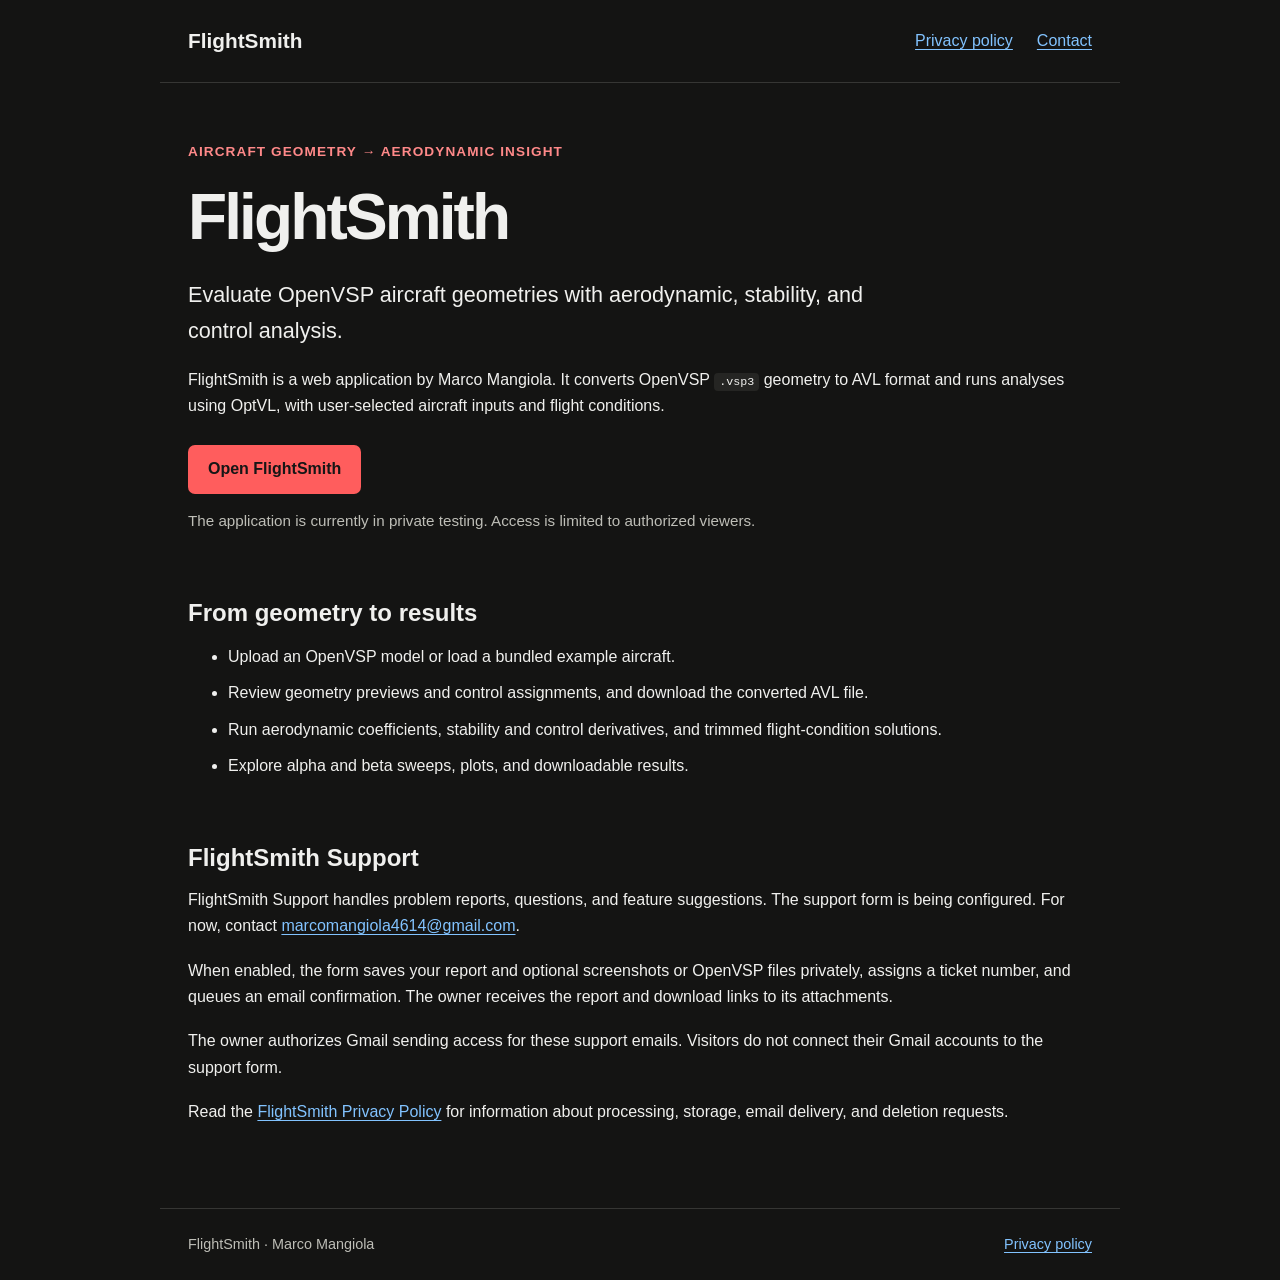
<file: index.html>
<!doctype html>
<html lang="en">
<head>
  <meta charset="utf-8">
  <meta name="viewport" content="width=device-width, initial-scale=1">
  <meta name="description" content="FlightSmith converts OpenVSP aircraft geometry to AVL and runs aerodynamic, stability, and control analyses with OptVL.">
  <title>FlightSmith — Aircraft analysis and support</title>
  <link rel="stylesheet" href="styles.css">
</head>
<body>
  <a class="skip" href="#content">Skip to content</a>
  <header><a class="brand" href="index.html">FlightSmith</a><nav aria-label="Main navigation"><a href="privacy.html">Privacy policy</a><a href="mailto:marcomangiola4614@gmail.com">Contact</a></nav></header>
  <main id="content">
    <p class="eyebrow">Aircraft geometry → Aerodynamic insight</p>
    <h1>FlightSmith</h1>
    <p class="lead">Evaluate OpenVSP aircraft geometries with aerodynamic, stability, and control analysis.</p>
    <p>FlightSmith is a web application by Marco Mangiola. It converts OpenVSP <code>.vsp3</code> geometry to AVL format and runs analyses using OptVL, with user-selected aircraft inputs and flight conditions.</p>
    <a class="button" href="https://flightsmith.streamlit.app/">Open FlightSmith</a>
    <p class="muted">The application is currently in private testing. Access is limited to authorized viewers.</p>
    <section aria-labelledby="analysis"><h2 id="analysis">From geometry to results</h2>
      <ul>
        <li>Upload an OpenVSP model or load a bundled example aircraft.</li>
        <li>Review geometry previews and control assignments, and download the converted AVL file.</li>
        <li>Run aerodynamic coefficients, stability and control derivatives, and trimmed flight-condition solutions.</li>
        <li>Explore alpha and beta sweeps, plots, and downloadable results.</li>
      </ul>
    </section>
    <section aria-labelledby="support"><h2 id="support">FlightSmith Support</h2>
      <p>FlightSmith Support handles problem reports, questions, and feature suggestions. The support form is being configured. For now, contact <a href="mailto:marcomangiola4614@gmail.com">marcomangiola4614@gmail.com</a>.</p>
      <p>When enabled, the form saves your report and optional screenshots or OpenVSP files privately, assigns a ticket number, and queues an email confirmation. The owner receives the report and download links to its attachments.</p>
      <p>The owner authorizes Gmail sending access for these support emails. Visitors do not connect their Gmail accounts to the support form.</p>
      <p>Read the <a href="privacy.html">FlightSmith Privacy Policy</a> for information about processing, storage, email delivery, and deletion requests.</p>
    </section>
  </main>
  <footer><span>FlightSmith · Marco Mangiola</span><a href="privacy.html">Privacy policy</a></footer>
</body>
</html>
</file>
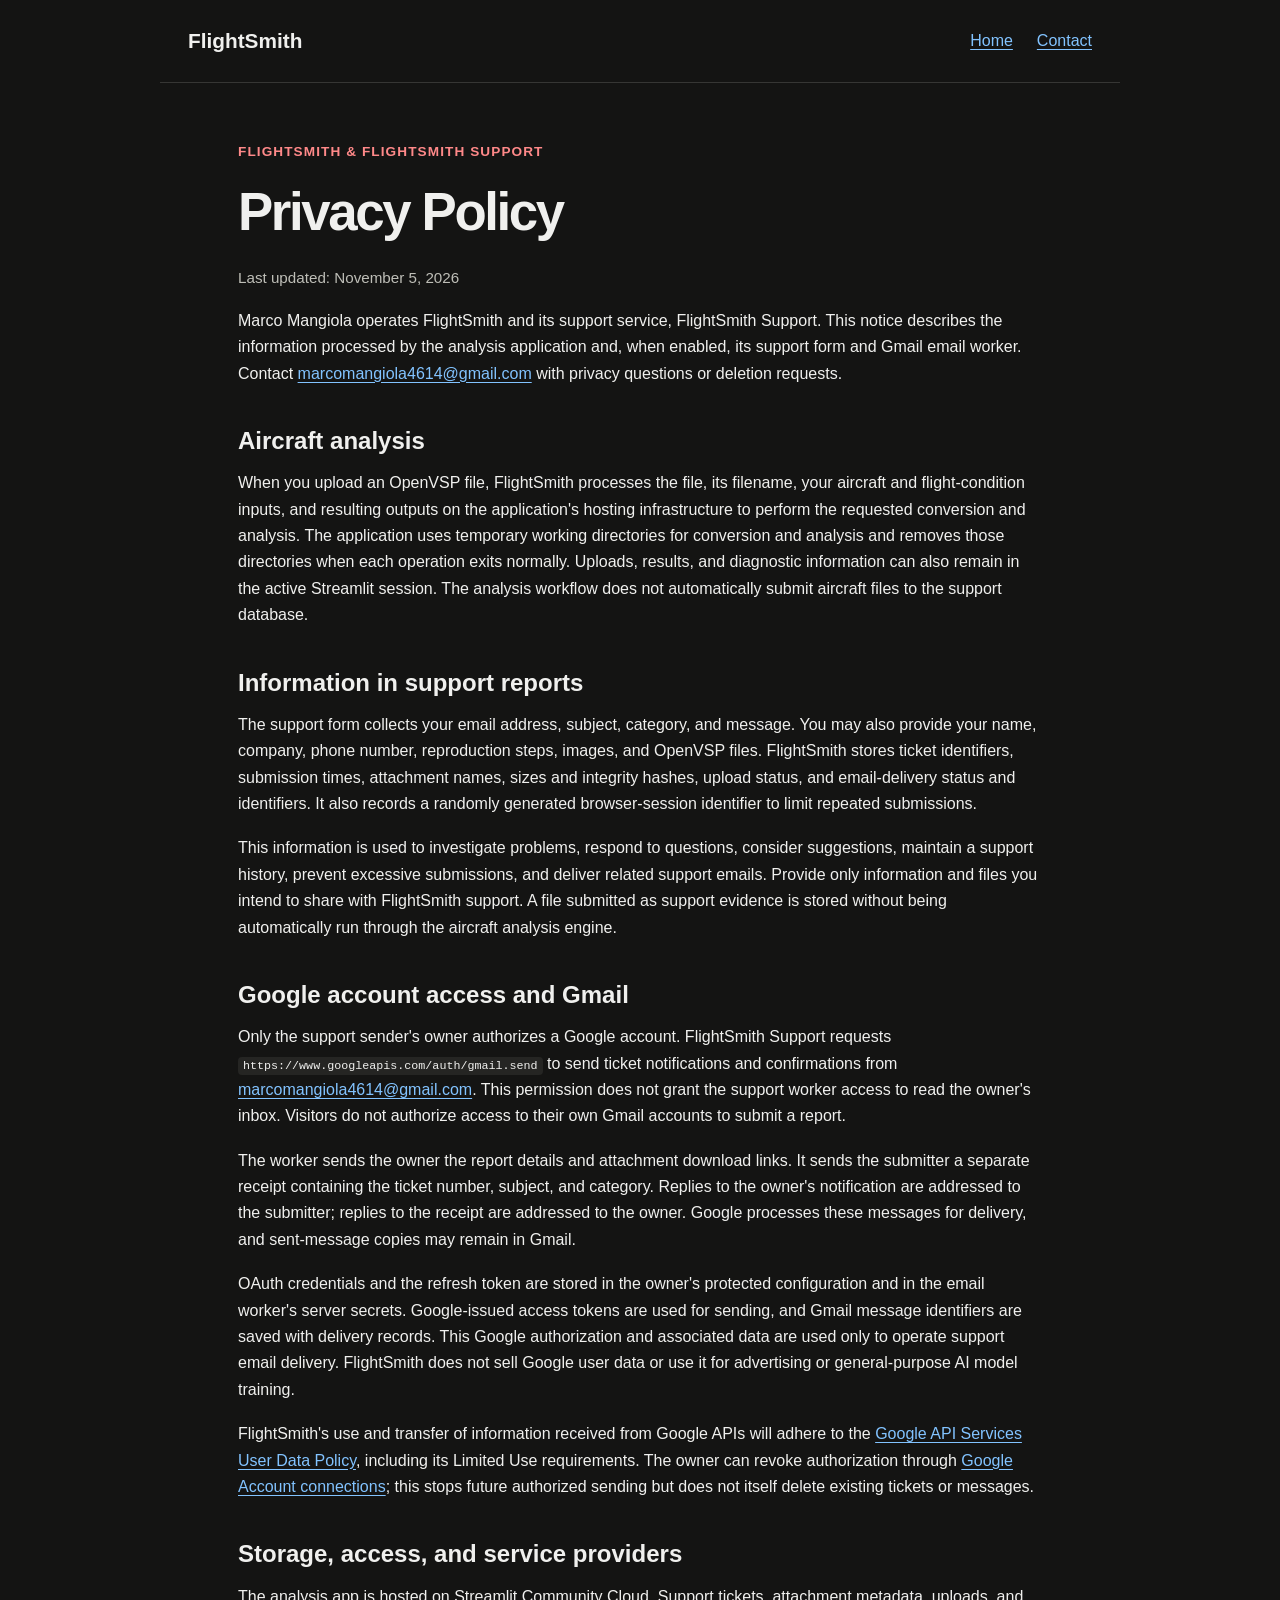
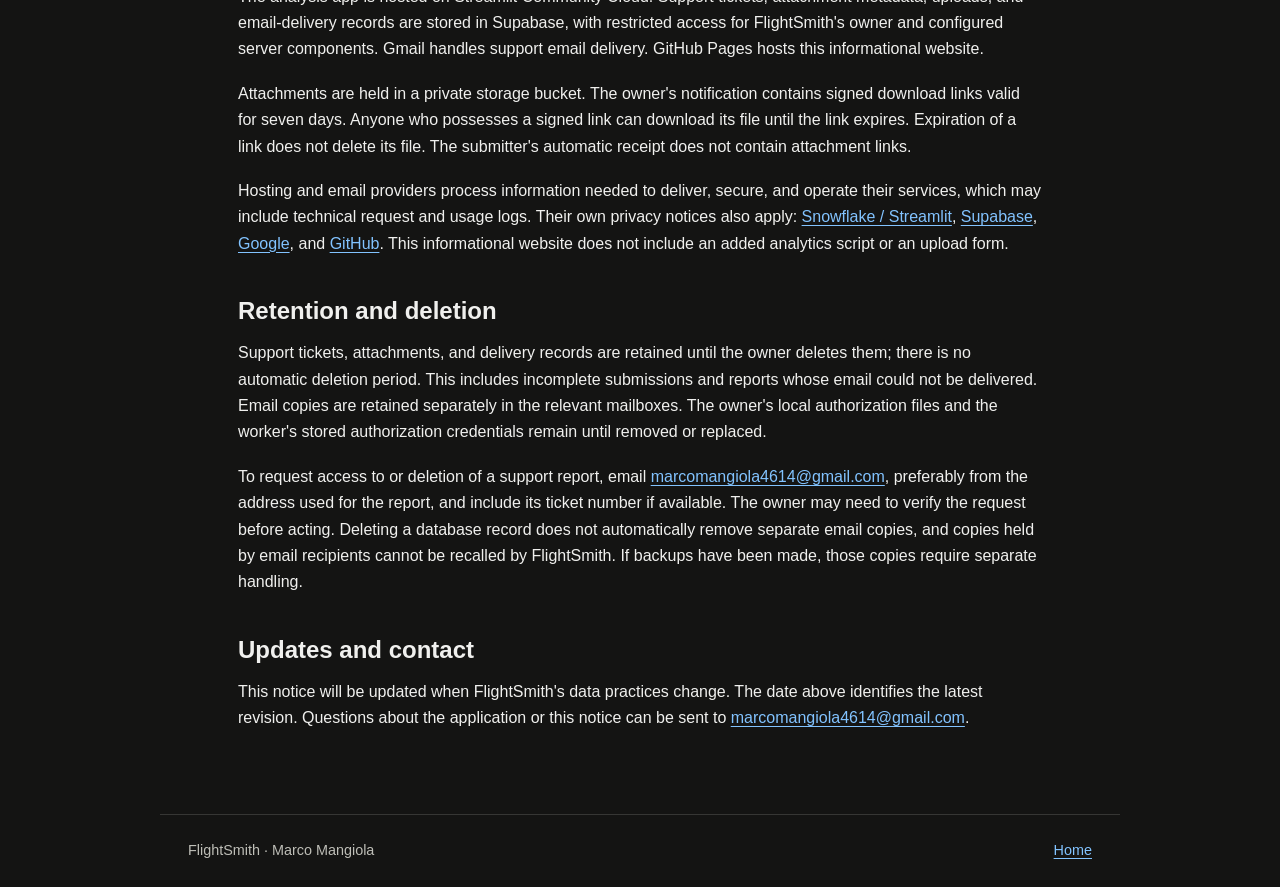
<file: privacy.html>
<!doctype html>
<html lang="en">
<head>
  <meta charset="utf-8">
  <meta name="viewport" content="width=device-width, initial-scale=1">
  <meta name="description" content="How FlightSmith and FlightSmith Support handle aircraft uploads, support reports, and the owner's Gmail sending authorization.">
  <title>Privacy Policy — FlightSmith</title>
  <link rel="stylesheet" href="styles.css">
</head>
<body>
  <a class="skip" href="#content">Skip to content</a>
  <header><a class="brand" href="index.html">FlightSmith</a><nav aria-label="Main navigation"><a href="index.html">Home</a><a href="mailto:marcomangiola4614@gmail.com">Contact</a></nav></header>
  <main id="content" class="policy">
    <p class="eyebrow">FlightSmith &amp; FlightSmith Support</p>
    <h1>Privacy Policy</h1>
    <p class="muted">Last updated: November 5, 2026</p>
    <p>Marco Mangiola operates FlightSmith and its support service, FlightSmith Support. This notice describes the information processed by the analysis application and, when enabled, its support form and Gmail email worker. Contact <a href="mailto:marcomangiola4614@gmail.com">marcomangiola4614@gmail.com</a> with privacy questions or deletion requests.</p>
    <h2>Aircraft analysis</h2>
    <p>When you upload an OpenVSP file, FlightSmith processes the file, its filename, your aircraft and flight-condition inputs, and resulting outputs on the application's hosting infrastructure to perform the requested conversion and analysis. The application uses temporary working directories for conversion and analysis and removes those directories when each operation exits normally. Uploads, results, and diagnostic information can also remain in the active Streamlit session. The analysis workflow does not automatically submit aircraft files to the support database.</p>
    <h2>Information in support reports</h2>
    <p>The support form collects your email address, subject, category, and message. You may also provide your name, company, phone number, reproduction steps, images, and OpenVSP files. FlightSmith stores ticket identifiers, submission times, attachment names, sizes and integrity hashes, upload status, and email-delivery status and identifiers. It also records a randomly generated browser-session identifier to limit repeated submissions.</p>
    <p>This information is used to investigate problems, respond to questions, consider suggestions, maintain a support history, prevent excessive submissions, and deliver related support emails. Provide only information and files you intend to share with FlightSmith support. A file submitted as support evidence is stored without being automatically run through the aircraft analysis engine.</p>
    <h2>Google account access and Gmail</h2>
    <p>Only the support sender's owner authorizes a Google account. FlightSmith Support requests <code>https://www.googleapis.com/auth/gmail.send</code> to send ticket notifications and confirmations from <a href="mailto:marcomangiola4614@gmail.com">marcomangiola4614@gmail.com</a>. This permission does not grant the support worker access to read the owner's inbox. Visitors do not authorize access to their own Gmail accounts to submit a report.</p>
    <p>The worker sends the owner the report details and attachment download links. It sends the submitter a separate receipt containing the ticket number, subject, and category. Replies to the owner's notification are addressed to the submitter; replies to the receipt are addressed to the owner. Google processes these messages for delivery, and sent-message copies may remain in Gmail.</p>
    <p>OAuth credentials and the refresh token are stored in the owner's protected configuration and in the email worker's server secrets. Google-issued access tokens are used for sending, and Gmail message identifiers are saved with delivery records. This Google authorization and associated data are used only to operate support email delivery. FlightSmith does not sell Google user data or use it for advertising or general-purpose AI model training.</p>
    <p>FlightSmith's use and transfer of information received from Google APIs will adhere to the <a href="https://developers.google.com/terms/api-services-user-data-policy">Google API Services User Data Policy</a>, including its Limited Use requirements. The owner can revoke authorization through <a href="https://myaccount.google.com/connections">Google Account connections</a>; this stops future authorized sending but does not itself delete existing tickets or messages.</p>
    <h2>Storage, access, and service providers</h2>
    <p>The analysis app is hosted on Streamlit Community Cloud. Support tickets, attachment metadata, uploads, and email-delivery records are stored in Supabase, with restricted access for FlightSmith's owner and configured server components. Gmail handles support email delivery. GitHub Pages hosts this informational website.</p>
    <p>Attachments are held in a private storage bucket. The owner's notification contains signed download links valid for seven days. Anyone who possesses a signed link can download its file until the link expires. Expiration of a link does not delete its file. The submitter's automatic receipt does not contain attachment links.</p>
    <p>Hosting and email providers process information needed to deliver, secure, and operate their services, which may include technical request and usage logs. Their own privacy notices also apply: <a href="https://www.snowflake.com/en/legal/privacy/privacy-policy/">Snowflake / Streamlit</a>, <a href="https://supabase.com/privacy">Supabase</a>, <a href="https://policies.google.com/privacy">Google</a>, and <a href="https://docs.github.com/en/site-policy/privacy-policies/github-general-privacy-statement">GitHub</a>. This informational website does not include an added analytics script or an upload form.</p>
    <h2>Retention and deletion</h2>
    <p>Support tickets, attachments, and delivery records are retained until the owner deletes them; there is no automatic deletion period. This includes incomplete submissions and reports whose email could not be delivered. Email copies are retained separately in the relevant mailboxes. The owner's local authorization files and the worker's stored authorization credentials remain until removed or replaced.</p>
    <p>To request access to or deletion of a support report, email <a href="mailto:marcomangiola4614@gmail.com">marcomangiola4614@gmail.com</a>, preferably from the address used for the report, and include its ticket number if available. The owner may need to verify the request before acting. Deleting a database record does not automatically remove separate email copies, and copies held by email recipients cannot be recalled by FlightSmith. If backups have been made, those copies require separate handling.</p>
    <h2>Updates and contact</h2>
    <p>This notice will be updated when FlightSmith's data practices change. The date above identifies the latest revision. Questions about the application or this notice can be sent to <a href="mailto:marcomangiola4614@gmail.com">marcomangiola4614@gmail.com</a>.</p>
  </main>
  <footer><span>FlightSmith · Marco Mangiola</span><a href="index.html">Home</a></footer>
</body>
</html>
</file>
<file: styles.css>
:root { color-scheme: dark; font-family: Arial, Helvetica, sans-serif; background: #141413; color: #f0f0ee; line-height: 1.65; }
* { box-sizing: border-box; }
body { margin: 0; }
header, main, footer { max-width: 960px; margin: 0 auto; padding: 24px 28px; }
header, footer { display: flex; justify-content: space-between; gap: 20px; flex-wrap: wrap; align-items: center; }
header { border-bottom: 1px solid #363634; }
.brand { font-weight: 750; font-size: 1.3rem; color: #f0f0ee; text-decoration: none; }
nav { display: flex; gap: 24px; flex-wrap: wrap; }
a { color: #82c3ff; text-underline-offset: 3px; }
a:hover { color: #b9ddff; }
a:focus-visible { outline: 3px solid #ff7373; outline-offset: 5px; }
main { padding-top: 58px; padding-bottom: 64px; }
h1 { font-size: clamp(2.3rem, 7vw, 4rem); letter-spacing: -0.045em; line-height: 1.12; margin: 14px 0 24px; }
h2 { font-size: 1.5rem; line-height: 1.3; margin: 38px 0 14px; }
p { margin: 0 0 18px; }
.eyebrow { color: #ff8989; font-size: .85rem; font-weight: 700; letter-spacing: .08em; text-transform: uppercase; }
.lead { font-size: 1.35rem; max-width: 720px; }
.muted { color: #bebeb7; font-size: .95rem; }
.button { display: inline-block; margin: 8px 0 14px; padding: 11px 20px; border-radius: 7px; background: #ff5d5d; color: #161616; font-weight: 700; text-decoration: none; }
.button:hover { background: #ff8888; color: #161616; }
section { padding-top: 8px; }
li { margin-bottom: 10px; }
code { font-size: .9em; background: #252523; border-radius: 4px; padding: 2px 5px; overflow-wrap: anywhere; }
.policy { max-width: 860px; }
.policy h1 { font-size: clamp(2.3rem, 6vw, 3.3rem); }
.policy p, a { overflow-wrap: anywhere; }
footer { border-top: 1px solid #363634; color: #bebeb7; font-size: .9rem; }
.skip { position: absolute; left: 12px; top: -100px; background: #141413; padding: 8px; }
.skip:focus { top: 8px; }
@media (max-width: 520px) { header, main, footer { padding-left: 20px; padding-right: 20px; } main { padding-top: 38px; } nav { gap: 16px; } }
</file>
